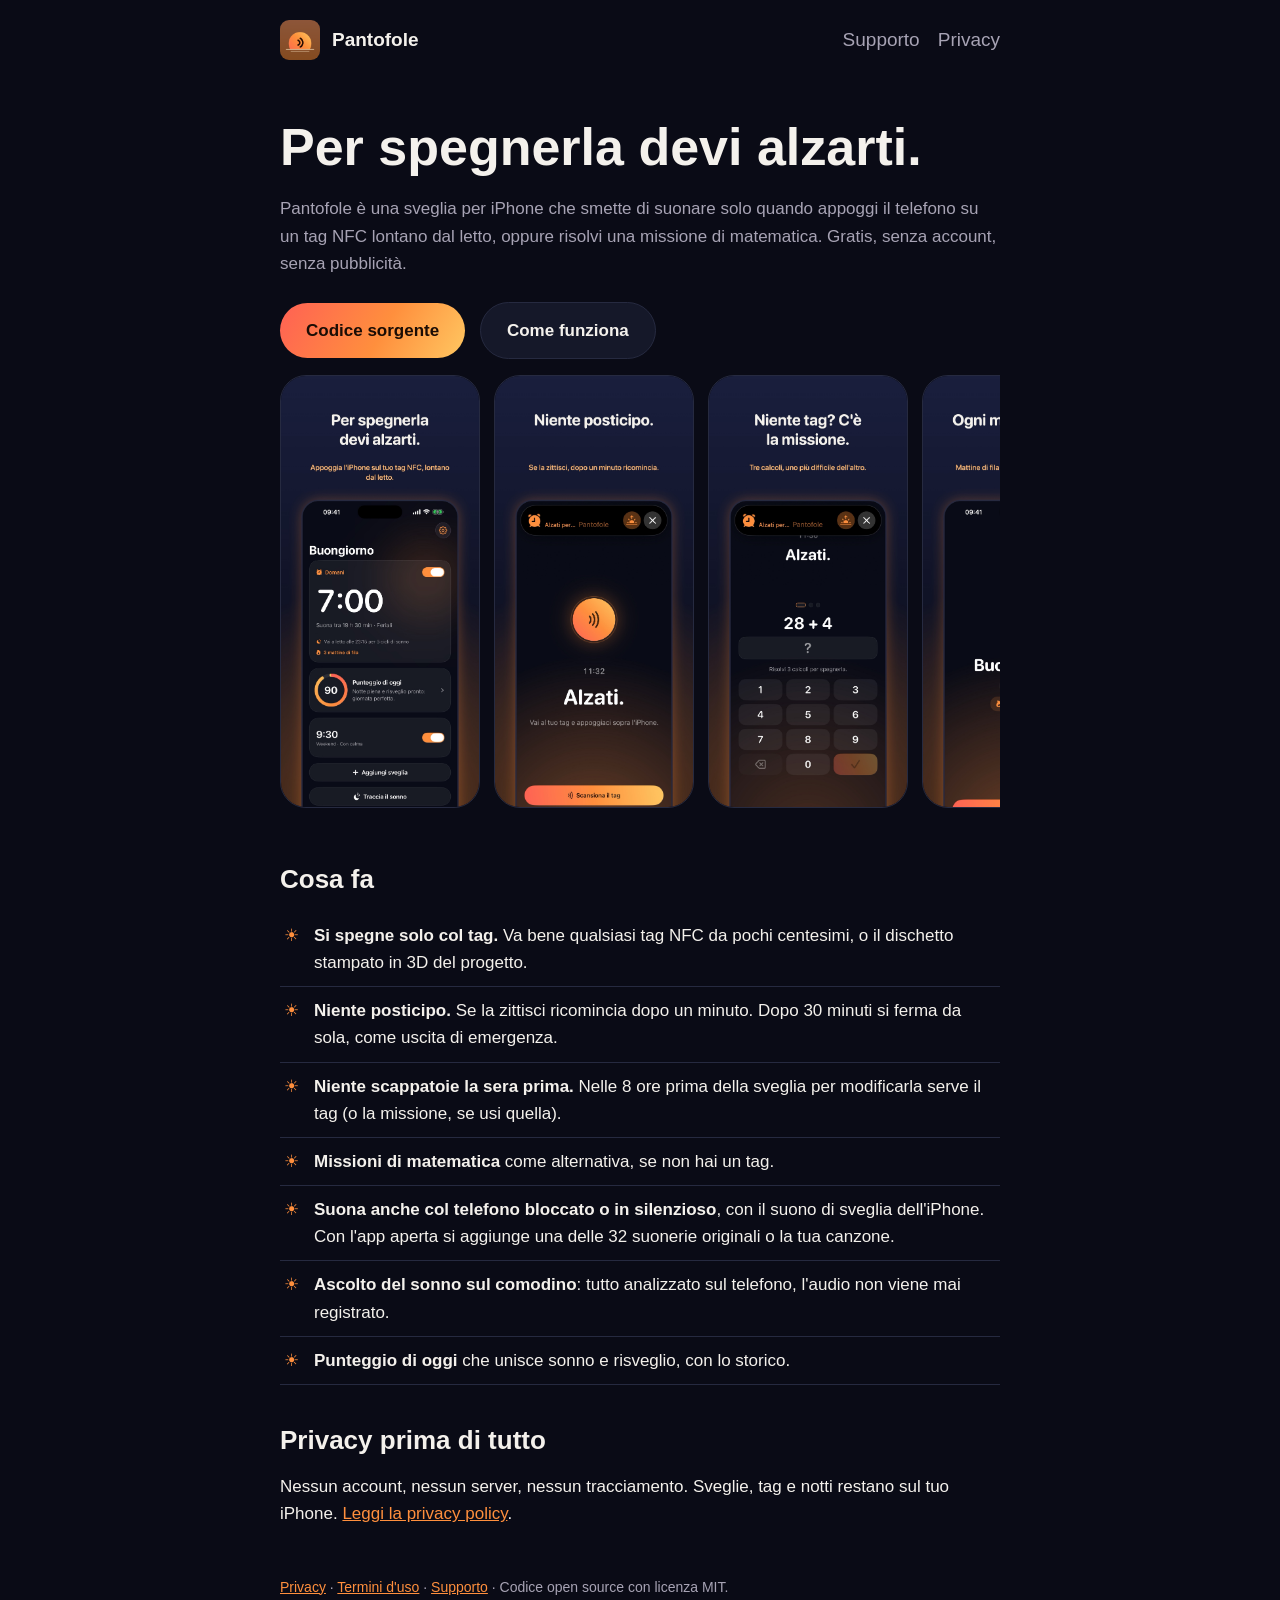
<file: docs/index.html>
<!doctype html>
<html lang="it">
<head>
  <meta charset="utf-8">
  <meta name="viewport" content="width=device-width, initial-scale=1">
  <title>Pantofole – Sveglia NFC</title>
  <meta name="description" content="La sveglia che per spegnerla devi alzarti: si ferma solo appoggiando l'iPhone su un tag NFC lontano dal letto.">
  <link rel="icon" href="icona.png">
  <link rel="stylesheet" href="stile.css">
</head>
<body>
  <header class="barra">
    <img src="icona.png" alt="">
    <a href="./">Pantofole</a>
    <nav><a href="supporto.html">Supporto</a><a href="privacy.html">Privacy</a></nav>
  </header>

  <main class="pagina">
    <h1>Per spegnerla devi alzarti.</h1>
    <p class="tenue">Pantofole è una sveglia per iPhone che smette di suonare solo quando appoggi il telefono su un tag NFC lontano dal letto, oppure risolvi una missione di matematica. Gratis, senza account, senza pubblicità.</p>
    <a class="pulsante" href="https://github.com/AlessandroLoVerso/pantofole">Codice sorgente</a>
    <a class="pulsante secondario" href="supporto.html">Come funziona</a>

    <div class="galleria">
      <img src="appstore/6.3/01-sveglia.jpg" alt="Schermata principale con la prossima sveglia e il punteggio di oggi">
      <img src="appstore/6.3/02-niente-posticipo.jpg" alt="Sveglia che suona: per spegnerla serve il tag">
      <img src="appstore/6.3/03-missione.jpg" alt="Sveglia che suona con la missione di matematica">
      <img src="appstore/6.3/04-buongiorno.jpg" alt="Schermata Buongiorno dopo averla spenta">
      <img src="appstore/6.3/05-punteggio.jpg" alt="Storico del sonno con il punteggio giornaliero">
      <img src="appstore/6.3/06-notte.jpg" alt="Dettaglio di una notte">
    </div>

    <h2>Cosa fa</h2>
    <ul class="funzioni">
      <li><strong>Si spegne solo col tag.</strong> Va bene qualsiasi tag NFC da pochi centesimi, o il dischetto stampato in 3D del progetto.</li>
      <li><strong>Niente posticipo.</strong> Se la zittisci ricomincia dopo un minuto. Dopo 30 minuti si ferma da sola, come uscita di emergenza.</li>
      <li><strong>Niente scappatoie la sera prima.</strong> Nelle 8 ore prima della sveglia per modificarla serve il tag (o la missione, se usi quella).</li>
      <li><strong>Missioni di matematica</strong> come alternativa, se non hai un tag.</li>
      <li><strong>Suona anche col telefono bloccato o in silenzioso</strong>, con il suono di sveglia dell'iPhone. Con l'app aperta si aggiunge una delle 32 suonerie originali o la tua canzone.</li>
      <li><strong>Ascolto del sonno sul comodino</strong>: tutto analizzato sul telefono, l'audio non viene mai registrato.</li>
      <li><strong>Punteggio di oggi</strong> che unisce sonno e risveglio, con lo storico.</li>
    </ul>

    <h2>Privacy prima di tutto</h2>
    <p>Nessun account, nessun server, nessun tracciamento. Sveglie, tag e notti restano sul tuo iPhone. <a href="privacy.html">Leggi la privacy policy</a>.</p>

    <footer><a href="privacy.html">Privacy</a> · <a href="termini.html">Termini d'uso</a> · <a href="supporto.html">Supporto</a> · Codice open source con licenza MIT.</footer>
  </main>
</body>
</html>
</file>
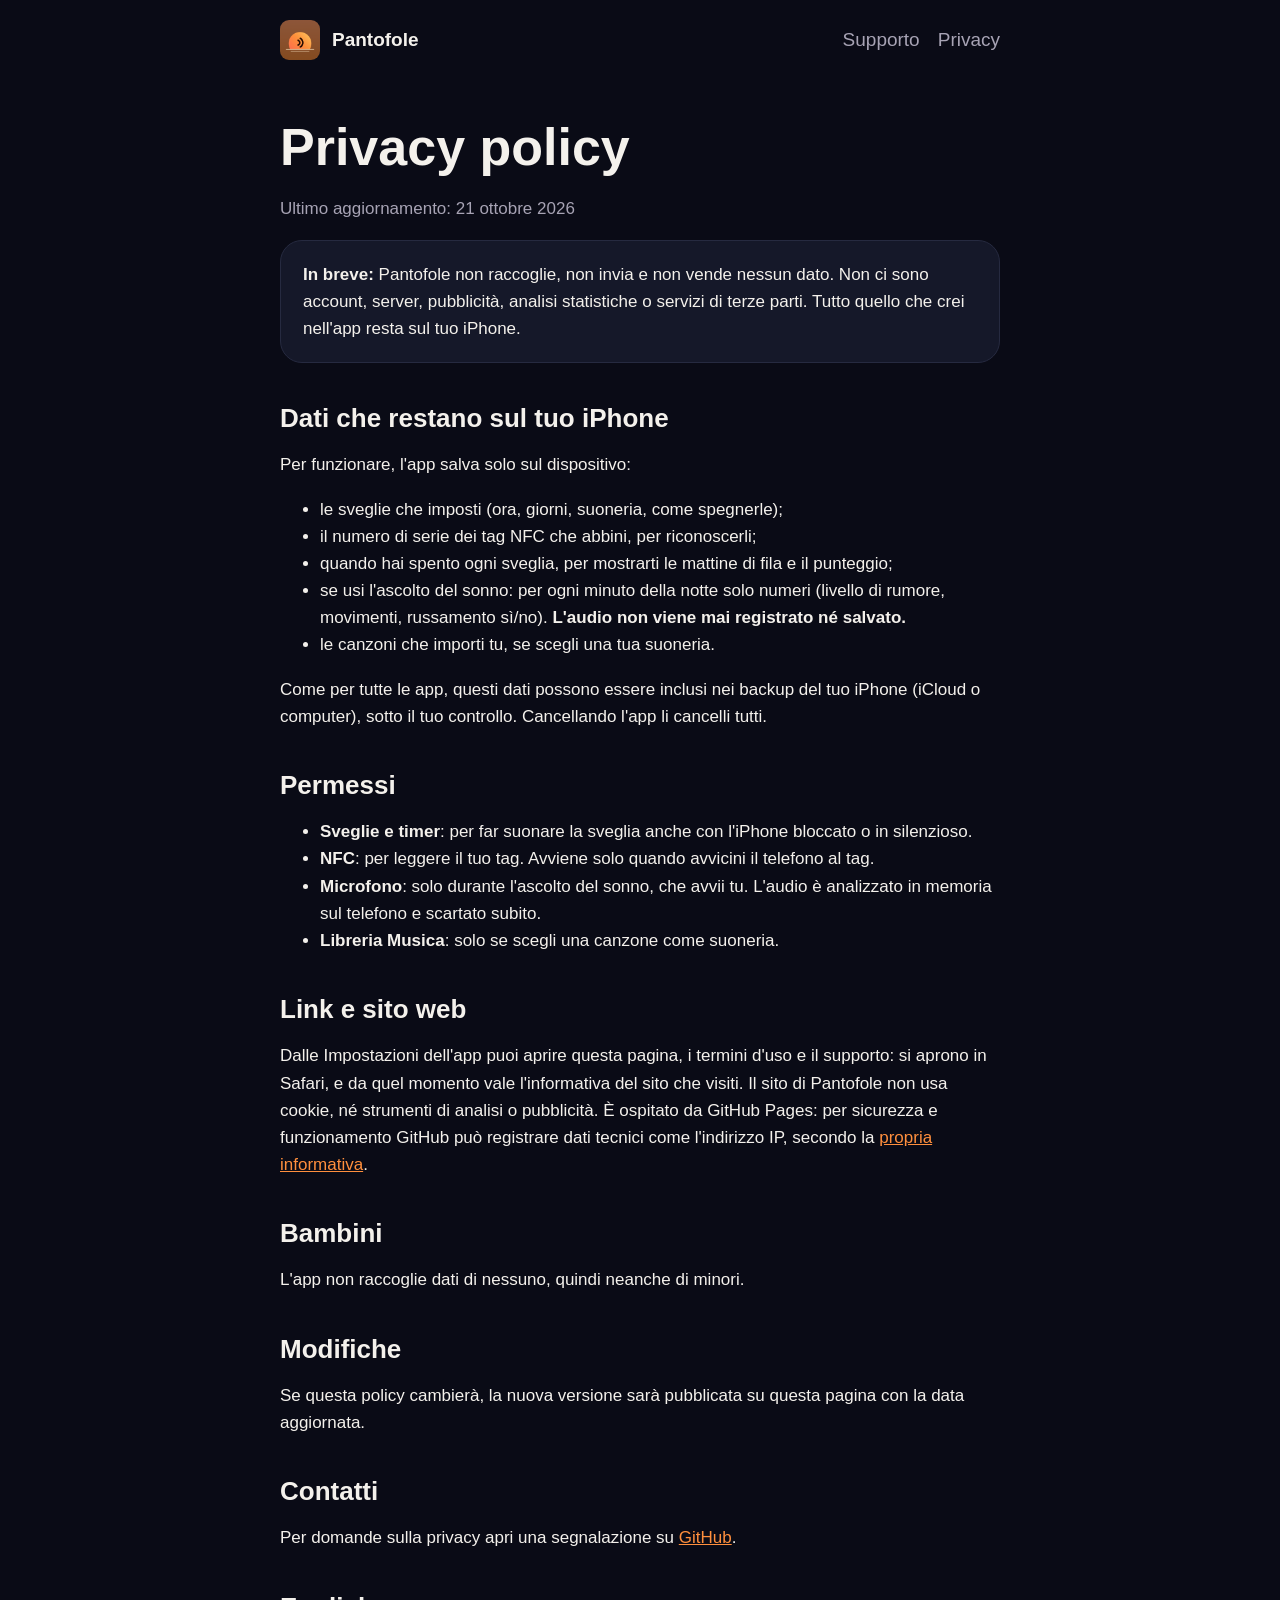
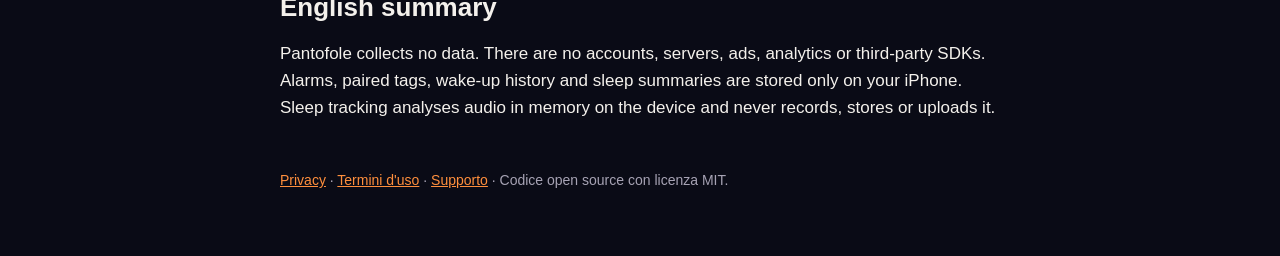
<file: docs/privacy.html>
<!doctype html>
<html lang="it">
<head>
  <meta charset="utf-8">
  <meta name="viewport" content="width=device-width, initial-scale=1">
  <title>Privacy – Pantofole</title>
  <meta name="description" content="Privacy policy di Pantofole: nessun dato raccolto, tutto resta sul tuo iPhone.">
  <link rel="icon" href="icona.png">
  <link rel="stylesheet" href="stile.css">
</head>
<body>
  <header class="barra">
    <img src="icona.png" alt="">
    <a href="./">Pantofole</a>
    <nav><a href="supporto.html">Supporto</a><a href="privacy.html">Privacy</a></nav>
  </header>

  <main class="pagina">
    <h1>Privacy policy</h1>
    <p class="tenue">Ultimo aggiornamento: 21 ottobre 2026</p>

    <div class="scheda">
      <strong>In breve:</strong> Pantofole non raccoglie, non invia e non vende nessun dato. Non ci sono account, server, pubblicità, analisi statistiche o servizi di terze parti. Tutto quello che crei nell'app resta sul tuo iPhone.
    </div>

    <h2>Dati che restano sul tuo iPhone</h2>
    <p>Per funzionare, l'app salva solo sul dispositivo:</p>
    <ul>
      <li>le sveglie che imposti (ora, giorni, suoneria, come spegnerle);</li>
      <li>il numero di serie dei tag NFC che abbini, per riconoscerli;</li>
      <li>quando hai spento ogni sveglia, per mostrarti le mattine di fila e il punteggio;</li>
      <li>se usi l'ascolto del sonno: per ogni minuto della notte solo numeri (livello di rumore, movimenti, russamento sì/no). <strong>L'audio non viene mai registrato né salvato.</strong></li>
      <li>le canzoni che importi tu, se scegli una tua suoneria.</li>
    </ul>
    <p>Come per tutte le app, questi dati possono essere inclusi nei backup del tuo iPhone (iCloud o computer), sotto il tuo controllo. Cancellando l'app li cancelli tutti.</p>

    <h2>Permessi</h2>
    <ul>
      <li><strong>Sveglie e timer</strong>: per far suonare la sveglia anche con l'iPhone bloccato o in silenzioso.</li>
      <li><strong>NFC</strong>: per leggere il tuo tag. Avviene solo quando avvicini il telefono al tag.</li>
      <li><strong>Microfono</strong>: solo durante l'ascolto del sonno, che avvii tu. L'audio è analizzato in memoria sul telefono e scartato subito.</li>
      <li><strong>Libreria Musica</strong>: solo se scegli una canzone come suoneria.</li>
    </ul>

    <h2>Link e sito web</h2>
    <p>Dalle Impostazioni dell'app puoi aprire questa pagina, i termini d'uso e il supporto: si aprono in Safari, e da quel momento vale l'informativa del sito che visiti. Il sito di Pantofole non usa cookie, né strumenti di analisi o pubblicità. È ospitato da GitHub Pages: per sicurezza e funzionamento GitHub può registrare dati tecnici come l'indirizzo IP, secondo la <a href="https://docs.github.com/it/site-policy/privacy-policies/github-general-privacy-statement">propria informativa</a>.</p>

    <h2>Bambini</h2>
    <p>L'app non raccoglie dati di nessuno, quindi neanche di minori.</p>

    <h2>Modifiche</h2>
    <p>Se questa policy cambierà, la nuova versione sarà pubblicata su questa pagina con la data aggiornata.</p>

    <h2>Contatti</h2>
    <p>Per domande sulla privacy apri una segnalazione su <a href="https://github.com/AlessandroLoVerso/pantofole/issues">GitHub</a>.</p>

    <h2>English summary</h2>
    <p>Pantofole collects no data. There are no accounts, servers, ads, analytics or third-party SDKs. Alarms, paired tags, wake-up history and sleep summaries are stored only on your iPhone. Sleep tracking analyses audio in memory on the device and never records, stores or uploads it.</p>
    <footer><a href="privacy.html">Privacy</a> · <a href="termini.html">Termini d'uso</a> · <a href="supporto.html">Supporto</a> · Codice open source con licenza MIT.</footer>
  </main>
</body>
</html>
</file>
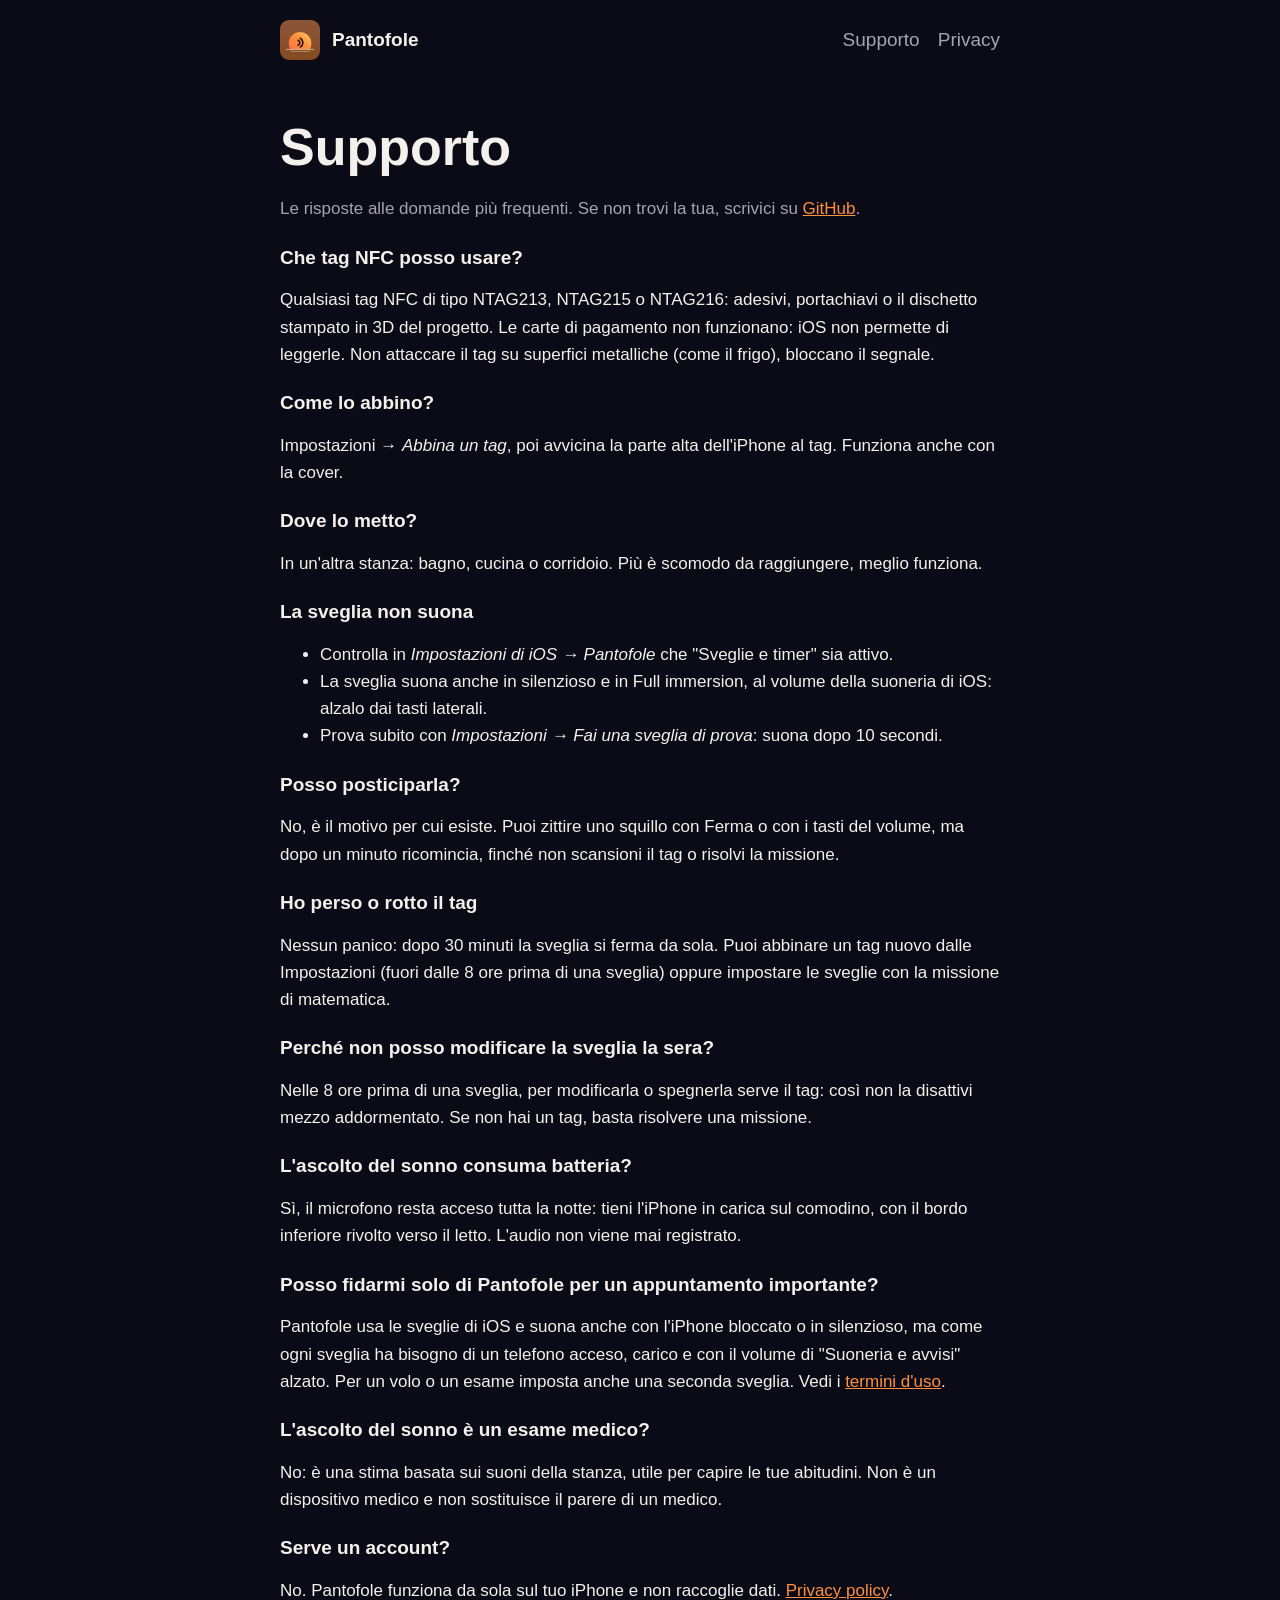
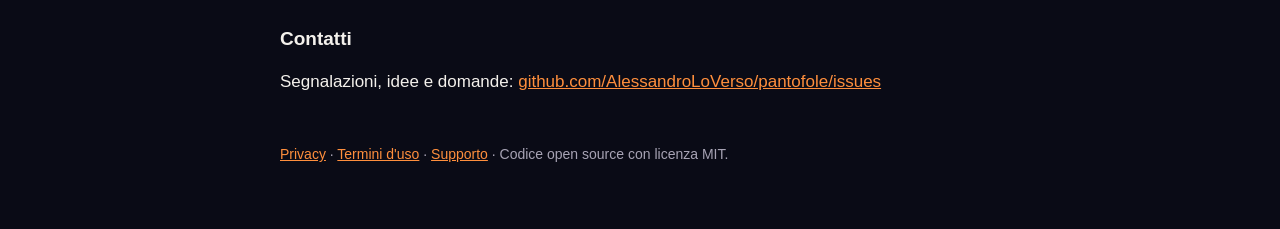
<file: docs/supporto.html>
<!doctype html>
<html lang="it">
<head>
  <meta charset="utf-8">
  <meta name="viewport" content="width=device-width, initial-scale=1">
  <title>Supporto – Pantofole</title>
  <meta name="description" content="Domande frequenti e assistenza per Pantofole, la sveglia NFC.">
  <link rel="icon" href="icona.png">
  <link rel="stylesheet" href="stile.css">
</head>
<body>
  <header class="barra">
    <img src="icona.png" alt="">
    <a href="./">Pantofole</a>
    <nav><a href="supporto.html">Supporto</a><a href="privacy.html">Privacy</a></nav>
  </header>

  <main class="pagina">
    <h1>Supporto</h1>
    <p class="tenue">Le risposte alle domande più frequenti. Se non trovi la tua, scrivici su <a href="https://github.com/AlessandroLoVerso/pantofole/issues">GitHub</a>.</p>

    <h3>Che tag NFC posso usare?</h3>
    <p>Qualsiasi tag NFC di tipo NTAG213, NTAG215 o NTAG216: adesivi, portachiavi o il dischetto stampato in 3D del progetto. Le carte di pagamento non funzionano: iOS non permette di leggerle. Non attaccare il tag su superfici metalliche (come il frigo), bloccano il segnale.</p>

    <h3>Come lo abbino?</h3>
    <p>Impostazioni → <em>Abbina un tag</em>, poi avvicina la parte alta dell'iPhone al tag. Funziona anche con la cover.</p>

    <h3>Dove lo metto?</h3>
    <p>In un'altra stanza: bagno, cucina o corridoio. Più è scomodo da raggiungere, meglio funziona.</p>

    <h3>La sveglia non suona</h3>
    <ul>
      <li>Controlla in <em>Impostazioni di iOS → Pantofole</em> che "Sveglie e timer" sia attivo.</li>
      <li>La sveglia suona anche in silenzioso e in Full immersion, al volume della suoneria di iOS: alzalo dai tasti laterali.</li>
      <li>Prova subito con <em>Impostazioni → Fai una sveglia di prova</em>: suona dopo 10 secondi.</li>
    </ul>

    <h3>Posso posticiparla?</h3>
    <p>No, è il motivo per cui esiste. Puoi zittire uno squillo con Ferma o con i tasti del volume, ma dopo un minuto ricomincia, finché non scansioni il tag o risolvi la missione.</p>

    <h3>Ho perso o rotto il tag</h3>
    <p>Nessun panico: dopo 30 minuti la sveglia si ferma da sola. Puoi abbinare un tag nuovo dalle Impostazioni (fuori dalle 8 ore prima di una sveglia) oppure impostare le sveglie con la missione di matematica.</p>

    <h3>Perché non posso modificare la sveglia la sera?</h3>
    <p>Nelle 8 ore prima di una sveglia, per modificarla o spegnerla serve il tag: così non la disattivi mezzo addormentato. Se non hai un tag, basta risolvere una missione.</p>

    <h3>L'ascolto del sonno consuma batteria?</h3>
    <p>Sì, il microfono resta acceso tutta la notte: tieni l'iPhone in carica sul comodino, con il bordo inferiore rivolto verso il letto. L'audio non viene mai registrato.</p>

    <h3>Posso fidarmi solo di Pantofole per un appuntamento importante?</h3>
    <p>Pantofole usa le sveglie di iOS e suona anche con l'iPhone bloccato o in silenzioso, ma come ogni sveglia ha bisogno di un telefono acceso, carico e con il volume di "Suoneria e avvisi" alzato. Per un volo o un esame imposta anche una seconda sveglia. Vedi i <a href="termini.html">termini d'uso</a>.</p>

    <h3>L'ascolto del sonno è un esame medico?</h3>
    <p>No: è una stima basata sui suoni della stanza, utile per capire le tue abitudini. Non è un dispositivo medico e non sostituisce il parere di un medico.</p>

    <h3>Serve un account?</h3>
    <p>No. Pantofole funziona da sola sul tuo iPhone e non raccoglie dati. <a href="privacy.html">Privacy policy</a>.</p>

    <h3>Contatti</h3>
    <p>Segnalazioni, idee e domande: <a href="https://github.com/AlessandroLoVerso/pantofole/issues">github.com/AlessandroLoVerso/pantofole/issues</a></p>
    <footer><a href="privacy.html">Privacy</a> · <a href="termini.html">Termini d'uso</a> · <a href="supporto.html">Supporto</a> · Codice open source con licenza MIT.</footer>
  </main>
</body>
</html>
</file>
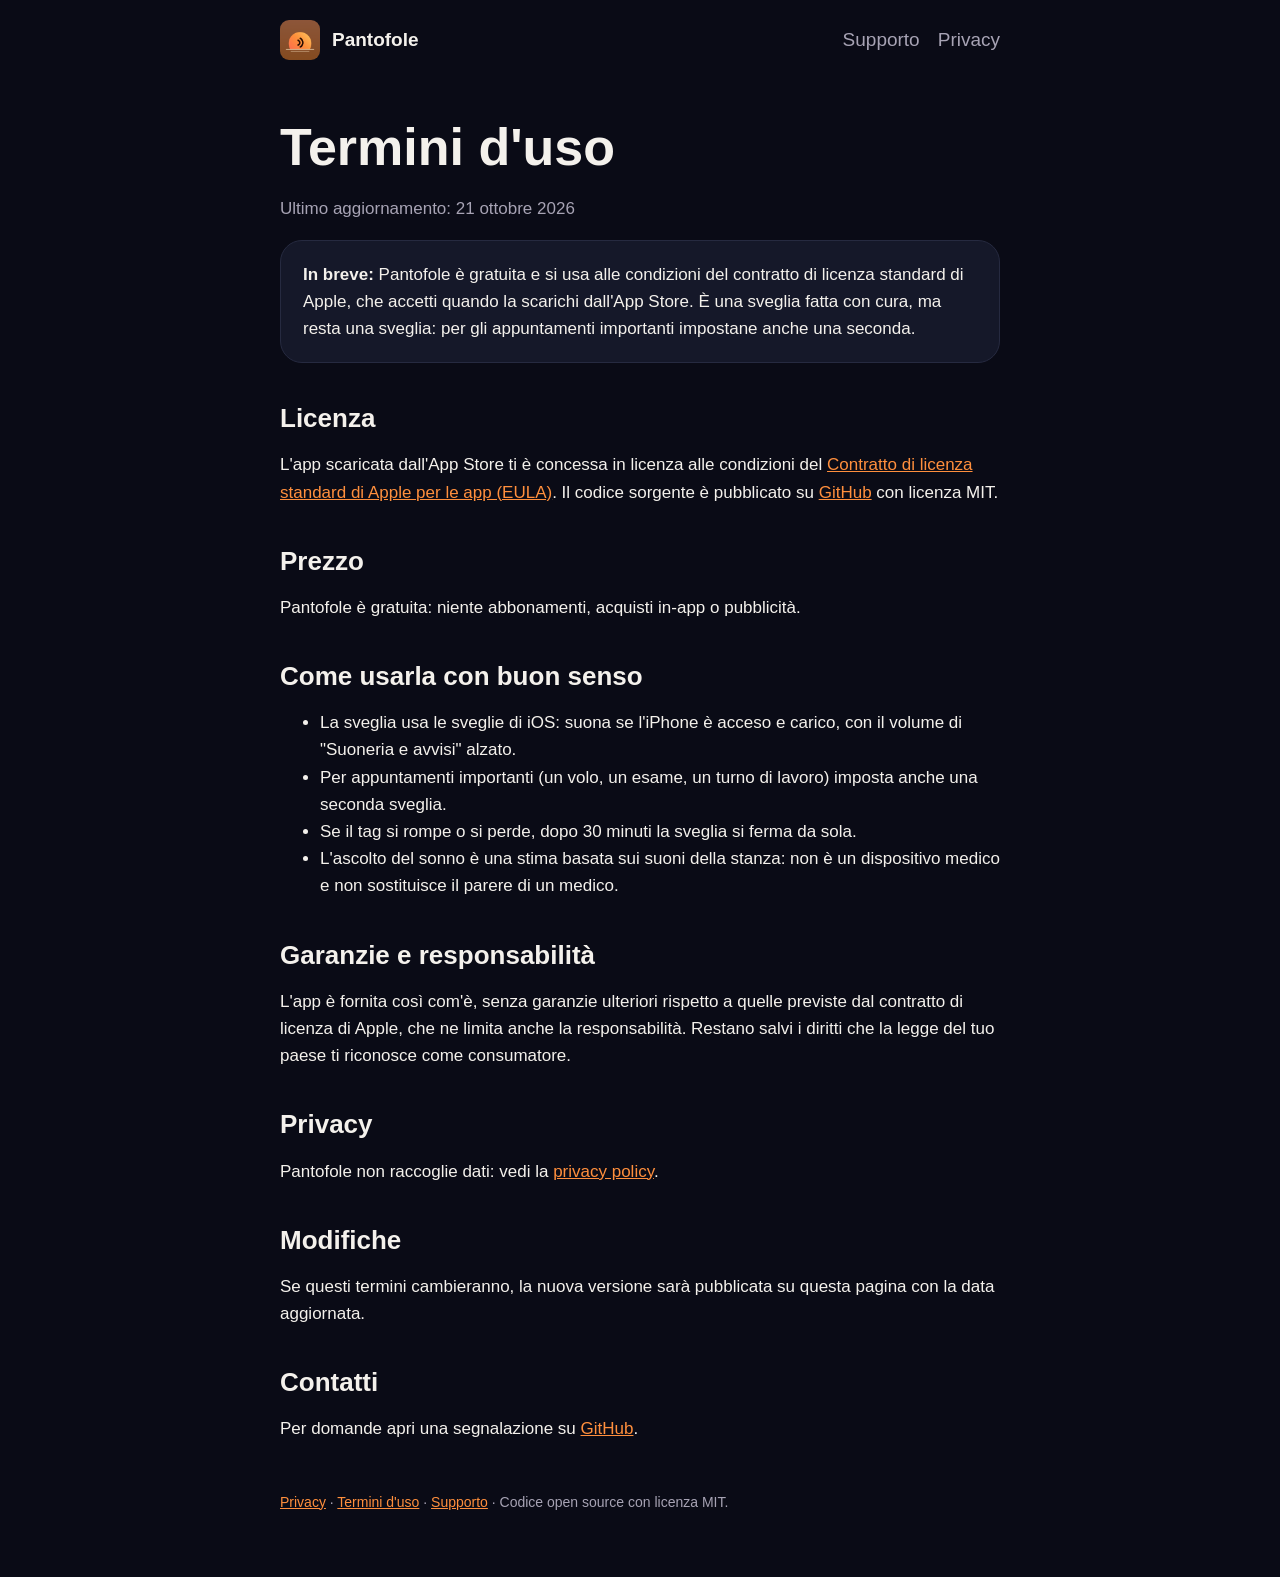
<file: docs/termini.html>
<!doctype html>
<html lang="it">
<head>
  <meta charset="utf-8">
  <meta name="viewport" content="width=device-width, initial-scale=1">
  <title>Termini d'uso – Pantofole</title>
  <meta name="description" content="Termini d'uso di Pantofole, la sveglia NFC per iPhone.">
  <link rel="icon" href="icona.png">
  <link rel="stylesheet" href="stile.css">
</head>
<body>
  <header class="barra">
    <img src="icona.png" alt="">
    <a href="./">Pantofole</a>
    <nav><a href="supporto.html">Supporto</a><a href="privacy.html">Privacy</a></nav>
  </header>

  <main class="pagina">
    <h1>Termini d'uso</h1>
    <p class="tenue">Ultimo aggiornamento: 21 ottobre 2026</p>

    <div class="scheda">
      <strong>In breve:</strong> Pantofole è gratuita e si usa alle condizioni del contratto di licenza standard di Apple, che accetti quando la scarichi dall'App Store. È una sveglia fatta con cura, ma resta una sveglia: per gli appuntamenti importanti impostane anche una seconda.
    </div>

    <h2>Licenza</h2>
    <p>L'app scaricata dall'App Store ti è concessa in licenza alle condizioni del <a href="https://www.apple.com/legal/internet-services/itunes/dev/stdeula/">Contratto di licenza standard di Apple per le app (EULA)</a>. Il codice sorgente è pubblicato su <a href="https://github.com/AlessandroLoVerso/pantofole">GitHub</a> con licenza MIT.</p>

    <h2>Prezzo</h2>
    <p>Pantofole è gratuita: niente abbonamenti, acquisti in-app o pubblicità.</p>

    <h2>Come usarla con buon senso</h2>
    <ul>
      <li>La sveglia usa le sveglie di iOS: suona se l'iPhone è acceso e carico, con il volume di "Suoneria e avvisi" alzato.</li>
      <li>Per appuntamenti importanti (un volo, un esame, un turno di lavoro) imposta anche una seconda sveglia.</li>
      <li>Se il tag si rompe o si perde, dopo 30 minuti la sveglia si ferma da sola.</li>
      <li>L'ascolto del sonno è una stima basata sui suoni della stanza: non è un dispositivo medico e non sostituisce il parere di un medico.</li>
    </ul>

    <h2>Garanzie e responsabilità</h2>
    <p>L'app è fornita così com'è, senza garanzie ulteriori rispetto a quelle previste dal contratto di licenza di Apple, che ne limita anche la responsabilità. Restano salvi i diritti che la legge del tuo paese ti riconosce come consumatore.</p>

    <h2>Privacy</h2>
    <p>Pantofole non raccoglie dati: vedi la <a href="privacy.html">privacy policy</a>.</p>

    <h2>Modifiche</h2>
    <p>Se questi termini cambieranno, la nuova versione sarà pubblicata su questa pagina con la data aggiornata.</p>

    <h2>Contatti</h2>
    <p>Per domande apri una segnalazione su <a href="https://github.com/AlessandroLoVerso/pantofole/issues">GitHub</a>.</p>
    <footer><a href="privacy.html">Privacy</a> · <a href="termini.html">Termini d'uso</a> · <a href="supporto.html">Supporto</a> · Codice open source con licenza MIT.</footer>
  </main>
</body>
</html>
</file>
<file: docs/stile.css>
:root {
  --notte: #0a0b16;
  --superficie: #151829;
  --bordo: #262a40;
  --testo: #f4f1ec;
  --tenue: #a7a3b4;
  --alba: #ff8f3d;
  --alba-gradiente: linear-gradient(120deg, #ff6154, #ff8f3d 55%, #ffc761);
}

* { box-sizing: border-box; }

html { -webkit-text-size-adjust: 100%; }

body {
  margin: 0;
  background: var(--notte);
  color: var(--testo);
  font: 17px/1.6 -apple-system, BlinkMacSystemFont, "SF Pro Text", "Segoe UI", Roboto, sans-serif;
}

a { color: var(--alba); }

.pagina { max-width: 760px; margin: 0 auto; padding: 32px 20px 64px; }

header.barra {
  display: flex; align-items: center; gap: 12px;
  max-width: 760px; margin: 0 auto; padding: 20px 20px 0;
}
header.barra img { width: 40px; height: 40px; border-radius: 9px; }
header.barra a { color: var(--testo); text-decoration: none; font-weight: 700; font-size: 19px; }
header.barra nav { margin-left: auto; display: flex; gap: 18px; font-size: 15px; }
header.barra nav a { color: var(--tenue); font-weight: 500; }

h1, h2, h3 { font-family: ui-rounded, "SF Pro Rounded", -apple-system, sans-serif; line-height: 1.2; }
h1 { font-size: clamp(34px, 7vw, 52px); margin: 24px 0 12px; }
h2 { font-size: 26px; margin: 40px 0 12px; }
h3 { font-size: 19px; margin: 24px 0 6px; }

.tenue { color: var(--tenue); }

.scheda {
  background: var(--superficie);
  border: 1px solid var(--bordo);
  border-radius: 22px;
  padding: 20px 22px;
  margin: 16px 0;
}

.pulsante {
  display: inline-block;
  background: var(--alba-gradiente);
  color: #1b0d05;
  font-weight: 700;
  text-decoration: none;
  padding: 14px 26px;
  border-radius: 999px;
  margin: 8px 10px 8px 0;
}
.pulsante.secondario { background: var(--superficie); color: var(--testo); border: 1px solid var(--bordo); }

.galleria { display: flex; gap: 14px; overflow-x: auto; padding: 8px 0 16px; }
.galleria img { width: 200px; flex: none; border-radius: 26px; border: 1px solid var(--bordo); }

ul.funzioni { list-style: none; padding: 0; }
ul.funzioni li { padding: 10px 0 10px 34px; position: relative; border-bottom: 1px solid var(--bordo); }
ul.funzioni li::before { content: "☀︎"; position: absolute; left: 4px; color: var(--alba); }

footer { color: var(--tenue); font-size: 14px; margin-top: 48px; }
</file>
